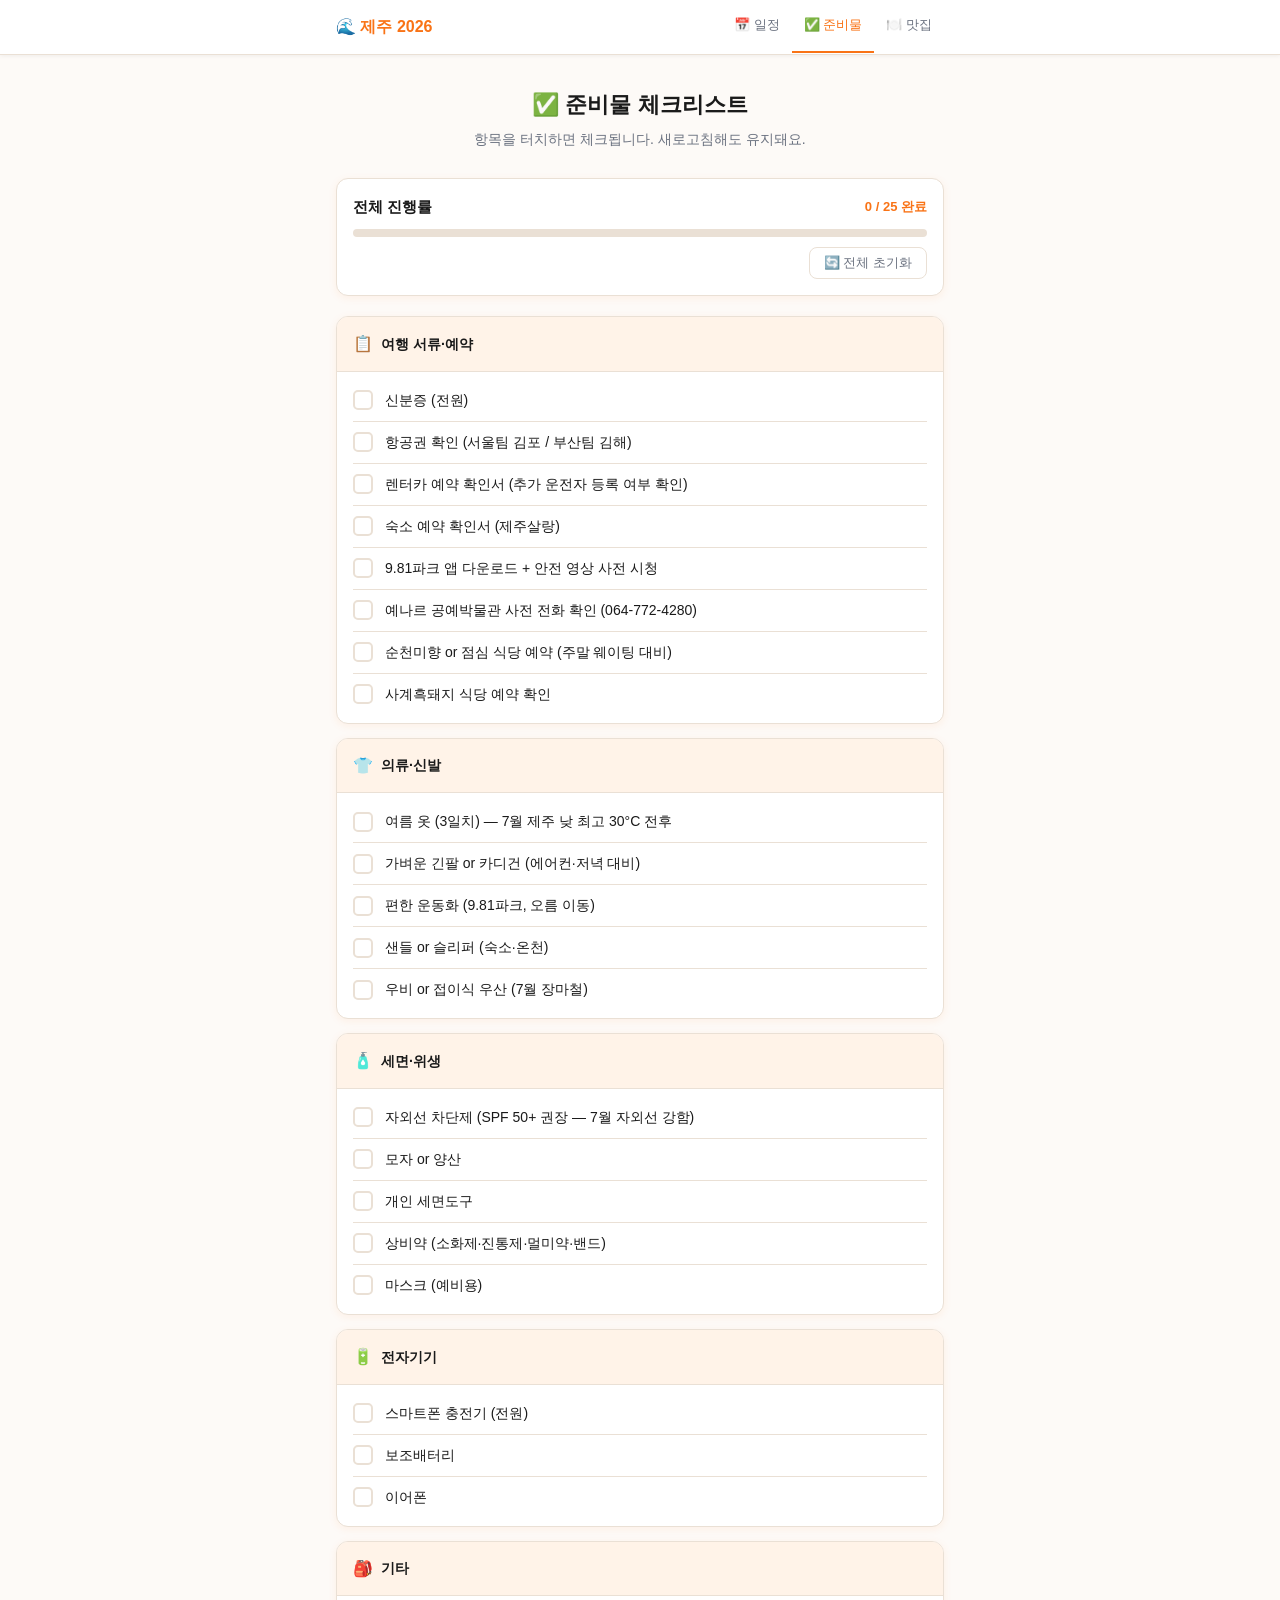
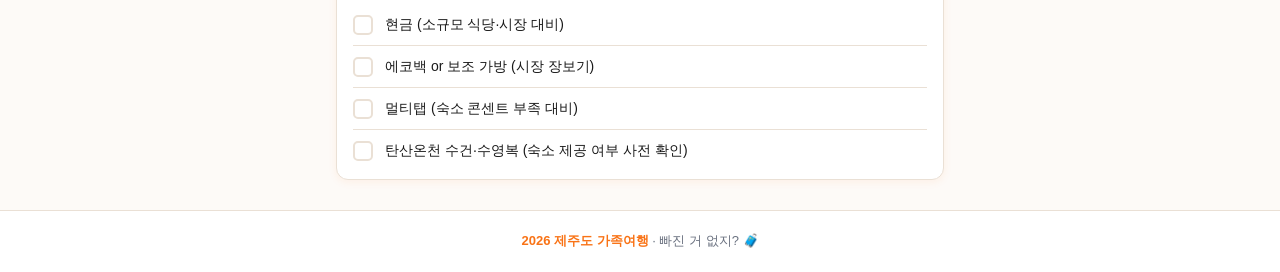
<file: checklist.html>
<!DOCTYPE html>
<html lang="ko">
<head>
  <meta charset="UTF-8" />
  <meta name="viewport" content="width=device-width, initial-scale=1.0" />
  <title>2026 제주 가족여행 — 준비물</title>
  <link rel="stylesheet" href="style.css" />
  <link rel="icon" type="image/svg+xml" href="favicon.svg" />
</head>
<body>

<nav class="nav">
  <div class="nav-inner">
    <div class="nav-brand">🌊 제주 2026</div>
    <div class="nav-links">
      <a href="index.html">📅 일정</a>
      <a href="checklist.html" class="active">✅ 준비물</a>
      <a href="restaurants.html">🍽️ 맛집</a>
    </div>
  </div>
</nav>

<main>
  <div class="page-header">
    <h1>✅ 준비물 체크리스트</h1>
    <p>항목을 터치하면 체크됩니다. 새로고침해도 유지돼요.</p>
  </div>

  <!-- 진행률 -->
  <div class="progress-container">
    <div class="progress-header">
      <span class="progress-title">전체 진행률</span>
      <span class="progress-count" id="progressCount">0 / 0 완료</span>
    </div>
    <div class="progress-bar">
      <div class="progress-fill" id="progressFill" style="width:0%"></div>
    </div>
    <div style="text-align:right; margin-top:10px;">
      <button class="reset-btn" id="resetBtn">🔄 전체 초기화</button>
    </div>
  </div>

  <!-- 1. 여행 서류·예약 -->
  <div class="checklist-section" id="section-docs">
    <div class="checklist-section-header">
      <span class="icon">📋</span> 여행 서류·예약
    </div>
    <div class="checklist-items">
      <label class="checklist-item" data-key="docs-0">
        <input type="checkbox" />
        <div class="custom-checkbox"></div>
        <span class="item-label">신분증 (전원)</span>
      </label>
      <label class="checklist-item" data-key="docs-1">
        <input type="checkbox" />
        <div class="custom-checkbox"></div>
        <span class="item-label">항공권 확인 (서울팀 김포 / 부산팀 김해)</span>
      </label>
      <label class="checklist-item" data-key="docs-2">
        <input type="checkbox" />
        <div class="custom-checkbox"></div>
        <span class="item-label">렌터카 예약 확인서 (추가 운전자 등록 여부 확인)</span>
      </label>
      <label class="checklist-item" data-key="docs-3">
        <input type="checkbox" />
        <div class="custom-checkbox"></div>
        <span class="item-label">숙소 예약 확인서 (제주살랑)</span>
      </label>
      <label class="checklist-item" data-key="docs-4">
        <input type="checkbox" />
        <div class="custom-checkbox"></div>
        <span class="item-label">9.81파크 앱 다운로드 + 안전 영상 사전 시청</span>
      </label>
      <label class="checklist-item" data-key="docs-5">
        <input type="checkbox" />
        <div class="custom-checkbox"></div>
        <span class="item-label">예나르 공예박물관 사전 전화 확인 (064-772-4280)</span>
      </label>
      <label class="checklist-item" data-key="docs-6">
        <input type="checkbox" />
        <div class="custom-checkbox"></div>
        <span class="item-label">순천미향 or 점심 식당 예약 (주말 웨이팅 대비)</span>
      </label>
      <label class="checklist-item" data-key="docs-7">
        <input type="checkbox" />
        <div class="custom-checkbox"></div>
        <span class="item-label">사계흑돼지 식당 예약 확인</span>
      </label>
    </div>
  </div>

  <!-- 2. 의류·신발 -->
  <div class="checklist-section" id="section-clothes">
    <div class="checklist-section-header">
      <span class="icon">👕</span> 의류·신발
    </div>
    <div class="checklist-items">
      <label class="checklist-item" data-key="clothes-0">
        <input type="checkbox" />
        <div class="custom-checkbox"></div>
        <span class="item-label">여름 옷 (3일치) — 7월 제주 낮 최고 30°C 전후</span>
      </label>
      <label class="checklist-item" data-key="clothes-1">
        <input type="checkbox" />
        <div class="custom-checkbox"></div>
        <span class="item-label">가벼운 긴팔 or 카디건 (에어컨·저녁 대비)</span>
      </label>
      <label class="checklist-item" data-key="clothes-2">
        <input type="checkbox" />
        <div class="custom-checkbox"></div>
        <span class="item-label">편한 운동화 (9.81파크, 오름 이동)</span>
      </label>
      <label class="checklist-item" data-key="clothes-3">
        <input type="checkbox" />
        <div class="custom-checkbox"></div>
        <span class="item-label">샌들 or 슬리퍼 (숙소·온천)</span>
      </label>
      <label class="checklist-item" data-key="clothes-4">
        <input type="checkbox" />
        <div class="custom-checkbox"></div>
        <span class="item-label">우비 or 접이식 우산 (7월 장마철)</span>
      </label>
    </div>
  </div>

  <!-- 3. 세면·위생 -->
  <div class="checklist-section" id="section-hygiene">
    <div class="checklist-section-header">
      <span class="icon">🧴</span> 세면·위생
    </div>
    <div class="checklist-items">
      <label class="checklist-item" data-key="hygiene-0">
        <input type="checkbox" />
        <div class="custom-checkbox"></div>
        <span class="item-label">자외선 차단제 (SPF 50+ 권장 — 7월 자외선 강함)</span>
      </label>
      <label class="checklist-item" data-key="hygiene-1">
        <input type="checkbox" />
        <div class="custom-checkbox"></div>
        <span class="item-label">모자 or 양산</span>
      </label>
      <label class="checklist-item" data-key="hygiene-2">
        <input type="checkbox" />
        <div class="custom-checkbox"></div>
        <span class="item-label">개인 세면도구</span>
      </label>
      <label class="checklist-item" data-key="hygiene-3">
        <input type="checkbox" />
        <div class="custom-checkbox"></div>
        <span class="item-label">상비약 (소화제·진통제·멀미약·밴드)</span>
      </label>
      <label class="checklist-item" data-key="hygiene-4">
        <input type="checkbox" />
        <div class="custom-checkbox"></div>
        <span class="item-label">마스크 (예비용)</span>
      </label>
    </div>
  </div>

  <!-- 4. 전자기기 -->
  <div class="checklist-section" id="section-electronics">
    <div class="checklist-section-header">
      <span class="icon">🔋</span> 전자기기
    </div>
    <div class="checklist-items">
      <label class="checklist-item" data-key="electronics-0">
        <input type="checkbox" />
        <div class="custom-checkbox"></div>
        <span class="item-label">스마트폰 충전기 (전원)</span>
      </label>
      <label class="checklist-item" data-key="electronics-1">
        <input type="checkbox" />
        <div class="custom-checkbox"></div>
        <span class="item-label">보조배터리</span>
      </label>
      <label class="checklist-item" data-key="electronics-2">
        <input type="checkbox" />
        <div class="custom-checkbox"></div>
        <span class="item-label">이어폰</span>
      </label>
    </div>
  </div>

  <!-- 5. 기타 -->
  <div class="checklist-section" id="section-etc">
    <div class="checklist-section-header">
      <span class="icon">🎒</span> 기타
    </div>
    <div class="checklist-items">
      <label class="checklist-item" data-key="etc-0">
        <input type="checkbox" />
        <div class="custom-checkbox"></div>
        <span class="item-label">현금 (소규모 식당·시장 대비)</span>
      </label>
      <label class="checklist-item" data-key="etc-1">
        <input type="checkbox" />
        <div class="custom-checkbox"></div>
        <span class="item-label">에코백 or 보조 가방 (시장 장보기)</span>
      </label>
      <label class="checklist-item" data-key="etc-2">
        <input type="checkbox" />
        <div class="custom-checkbox"></div>
        <span class="item-label">멀티탭 (숙소 콘센트 부족 대비)</span>
      </label>
      <label class="checklist-item" data-key="etc-3">
        <input type="checkbox" />
        <div class="custom-checkbox"></div>
        <span class="item-label">탄산온천 수건·수영복 (숙소 제공 여부 사전 확인)</span>
      </label>
    </div>
  </div>
</main>

<footer>
  <span>2026 제주도 가족여행</span> · 빠진 거 없지? 🧳
</footer>

<script>
  const STORAGE_KEY = 'jeju2026_checklist';

  function getState() {
    try { return JSON.parse(localStorage.getItem(STORAGE_KEY)) || {}; } catch { return {}; }
  }

  function saveState(state) {
    localStorage.setItem(STORAGE_KEY, JSON.stringify(state));
  }

  function updateProgress() {
    const items = document.querySelectorAll('.checklist-item');
    const total = items.length;
    const checked = document.querySelectorAll('.custom-checkbox.checked').length;
    document.getElementById('progressCount').textContent = checked + ' / ' + total + ' 완료';
    document.getElementById('progressFill').style.width = (total ? (checked / total * 100) : 0) + '%';
  }

  function applyState() {
    const state = getState();
    document.querySelectorAll('.checklist-item').forEach(item => {
      const key = item.dataset.key;
      const box = item.querySelector('.custom-checkbox');
      const label = item.querySelector('.item-label');
      const input = item.querySelector('input');
      if (state[key]) {
        box.classList.add('checked');
        label.classList.add('checked');
        input.checked = true;
      } else {
        box.classList.remove('checked');
        label.classList.remove('checked');
        input.checked = false;
      }
    });
    updateProgress();
  }

  document.querySelectorAll('.checklist-item').forEach(item => {
    item.addEventListener('click', function(e) {
      e.preventDefault();
      const key = this.dataset.key;
      const state = getState();
      state[key] = !state[key];
      saveState(state);
      applyState();
    });
  });

  document.getElementById('resetBtn').addEventListener('click', function() {
    if (confirm('모든 체크를 초기화할까요?')) {
      localStorage.removeItem(STORAGE_KEY);
      applyState();
    }
  });

  applyState();
</script>

</body>
</html>
</file>
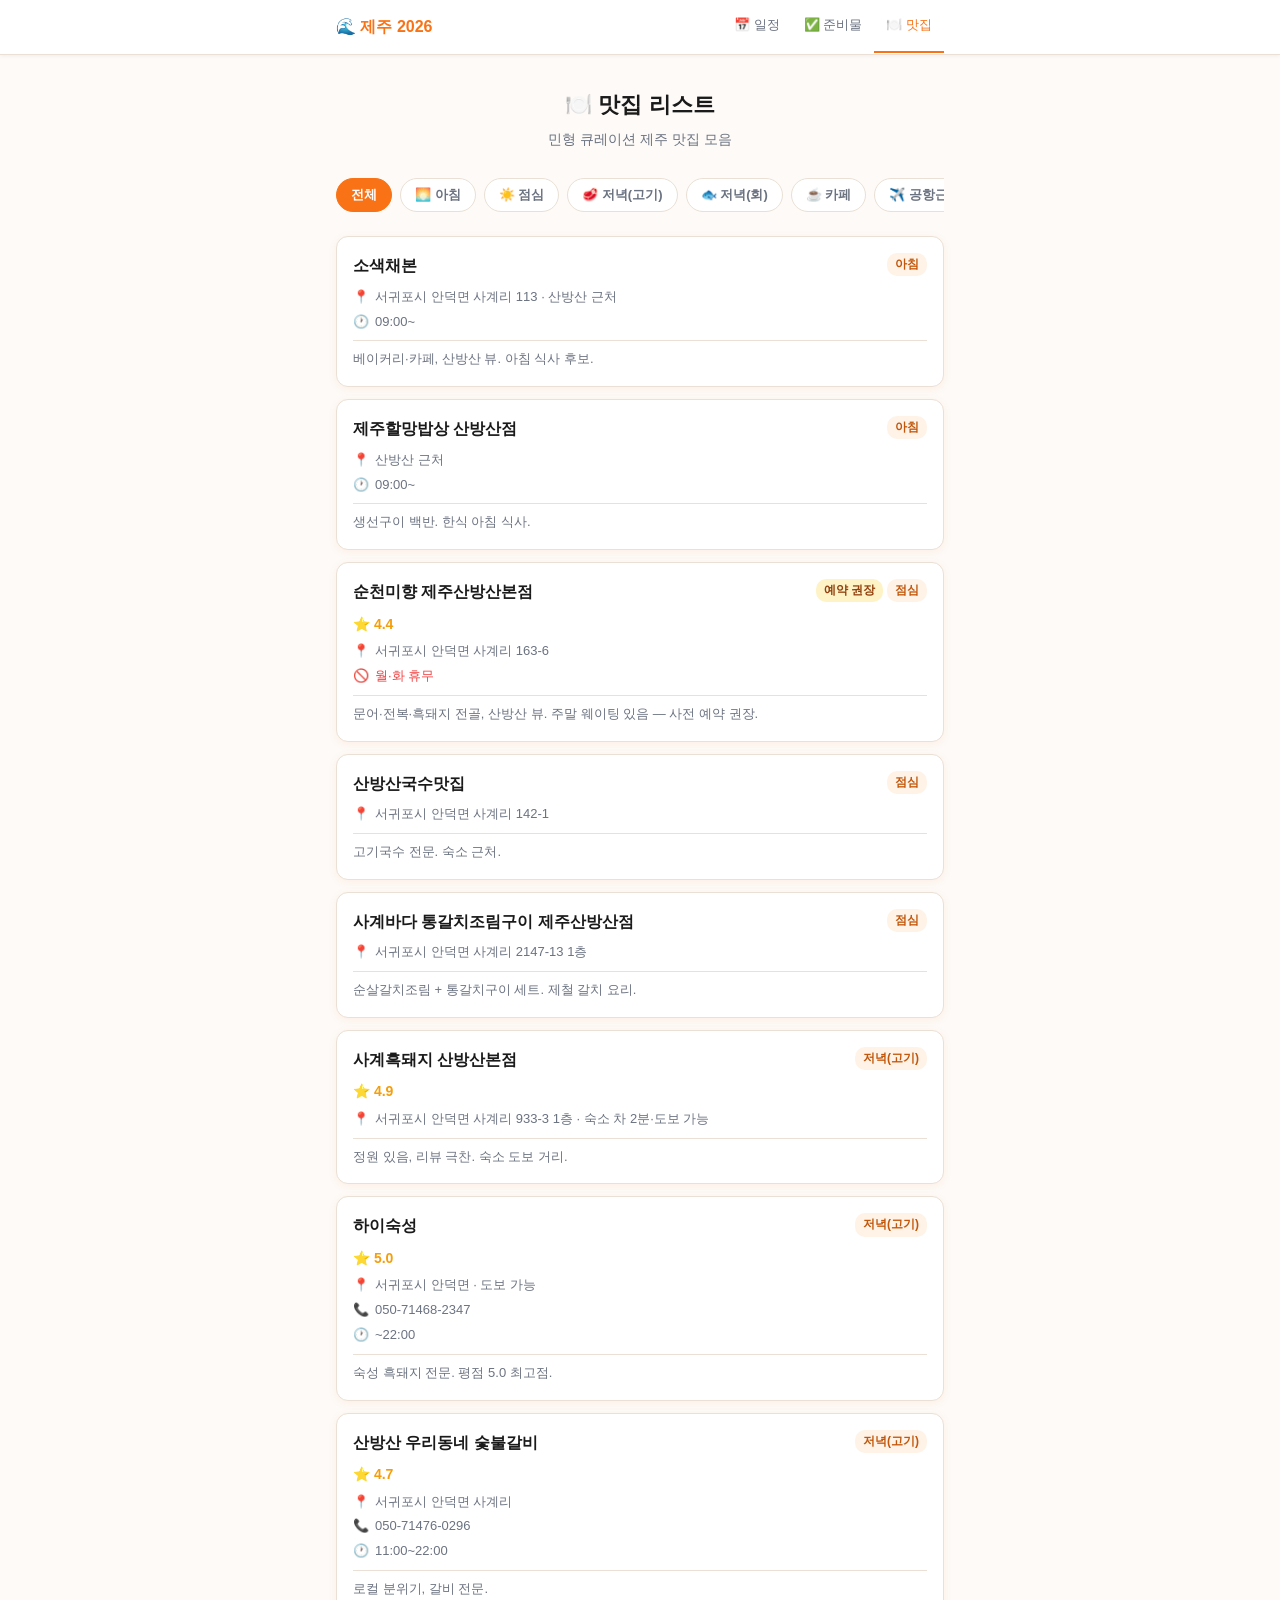
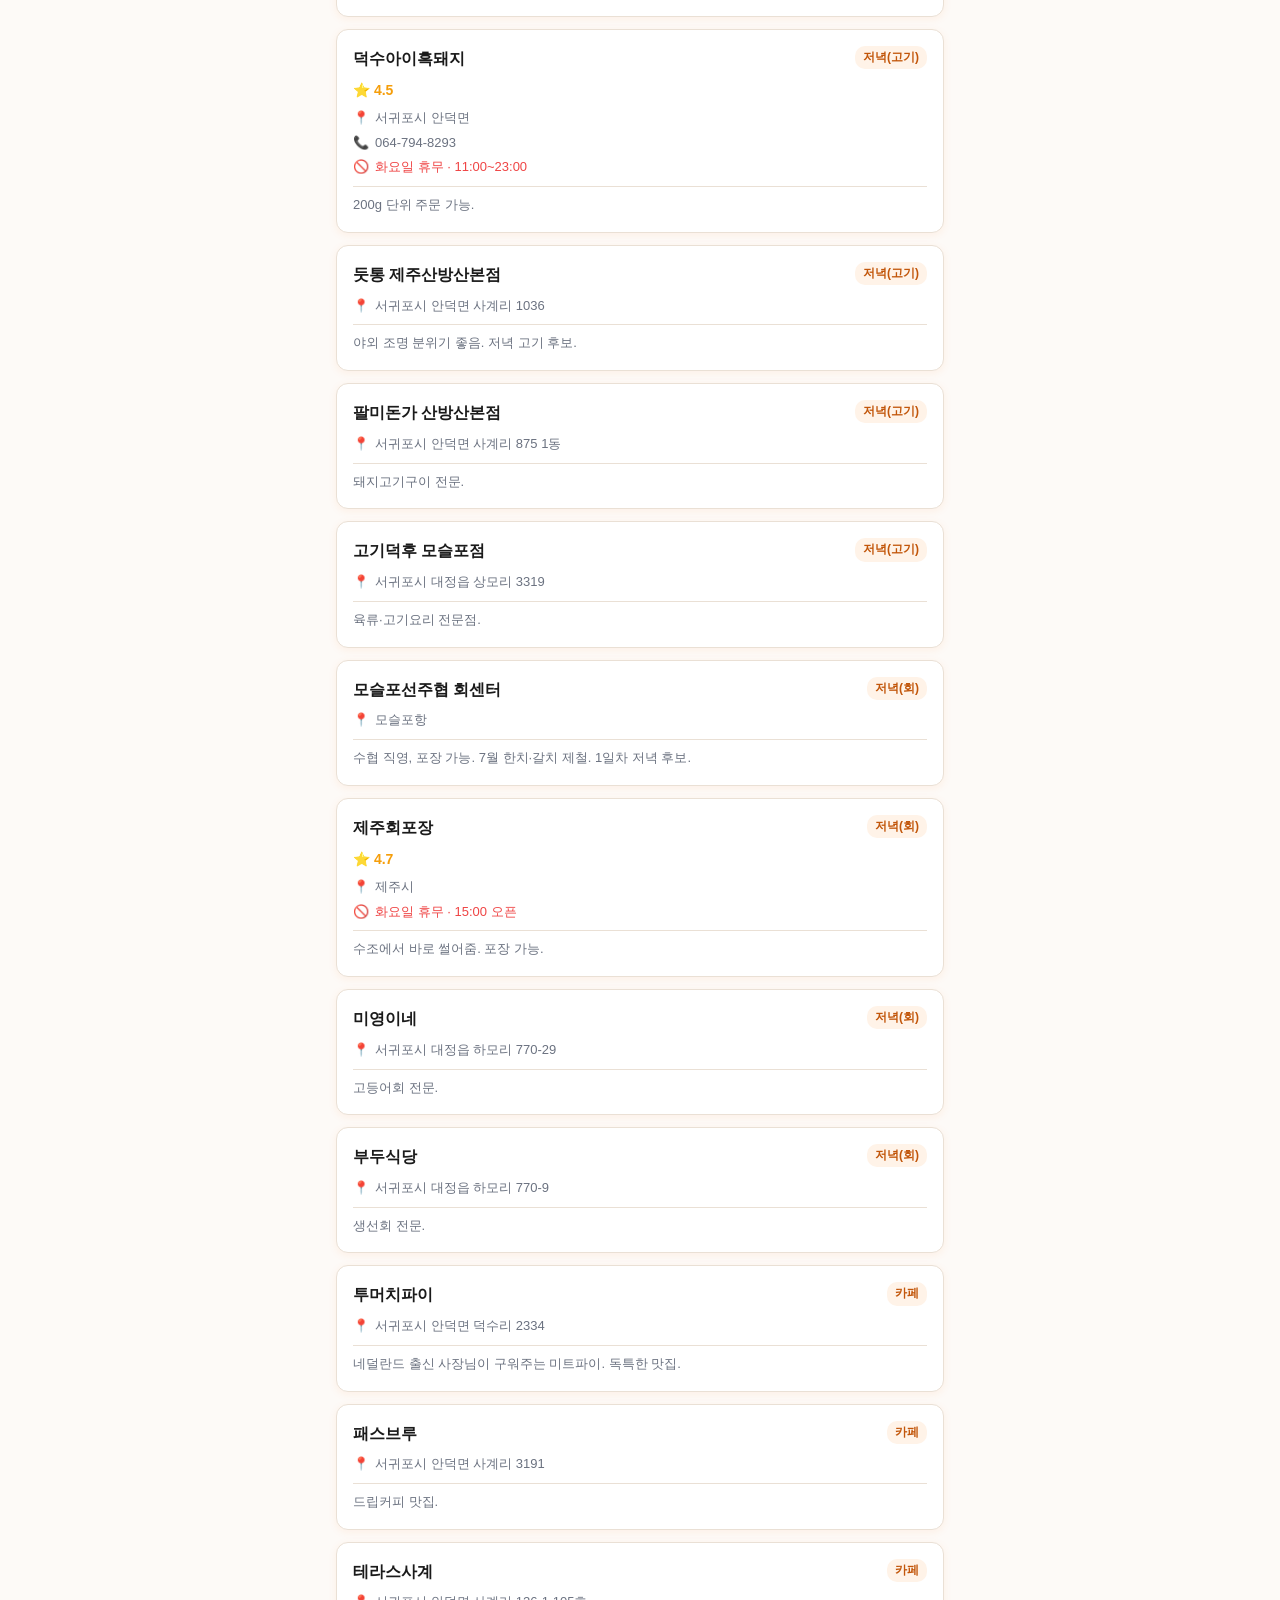
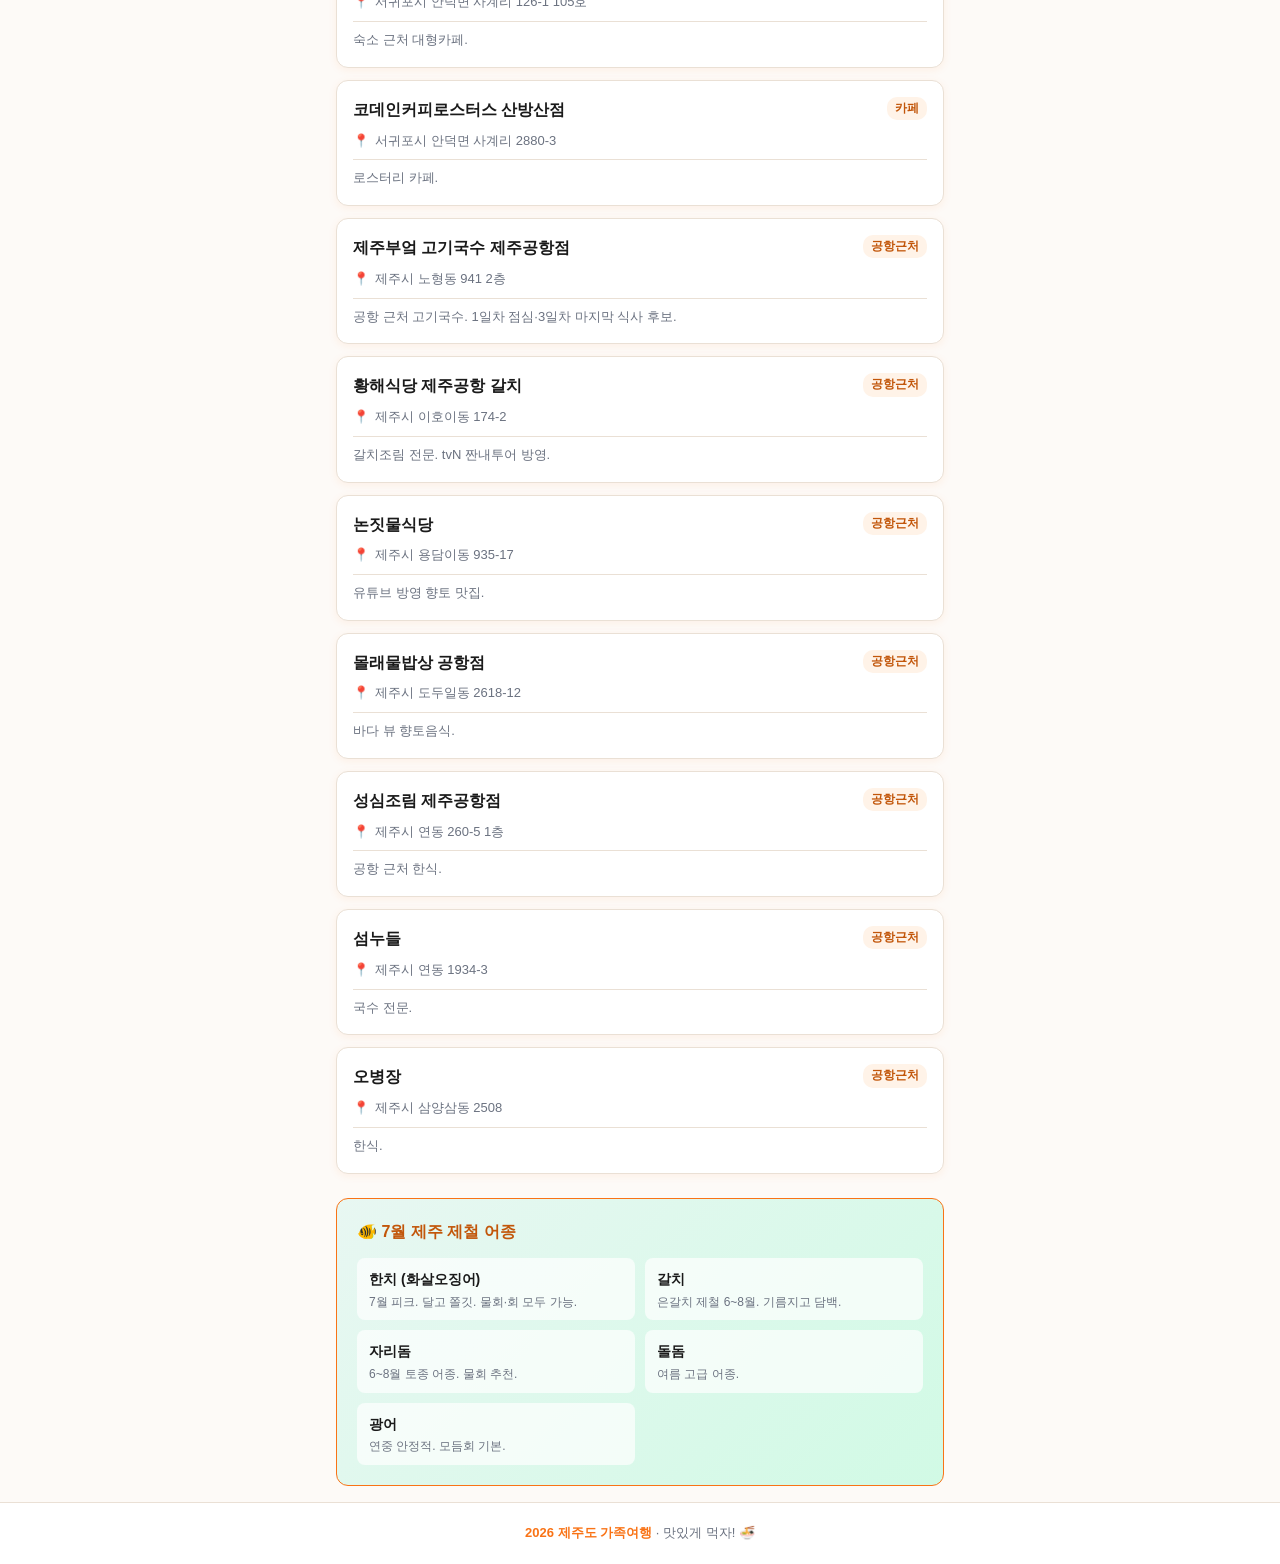
<file: restaurants.html>
<!DOCTYPE html>
<html lang="ko">
<head>
  <meta charset="UTF-8" />
  <meta name="viewport" content="width=device-width, initial-scale=1.0" />
  <title>2026 제주 가족여행 — 맛집</title>
  <link rel="stylesheet" href="style.css" />
  <link rel="icon" type="image/svg+xml" href="favicon.svg" />
</head>
<body>

<nav class="nav">
  <div class="nav-inner">
    <div class="nav-brand">🌊 제주 2026</div>
    <div class="nav-links">
      <a href="index.html">📅 일정</a>
      <a href="checklist.html">✅ 준비물</a>
      <a href="restaurants.html" class="active">🍽️ 맛집</a>
    </div>
  </div>
</nav>

<main>
  <div class="page-header">
    <h1>🍽️ 맛집 리스트</h1>
    <p>민형 큐레이션 제주 맛집 모음</p>
  </div>

  <!-- 필터 탭 -->
  <div class="filter-tabs">
    <button class="tab-btn active" data-filter="all">전체</button>
    <button class="tab-btn" data-filter="morning">🌅 아침</button>
    <button class="tab-btn" data-filter="lunch">☀️ 점심</button>
    <button class="tab-btn" data-filter="dinner-meat">🥩 저녁(고기)</button>
    <button class="tab-btn" data-filter="dinner-seafood">🐟 저녁(회)</button>
    <button class="tab-btn" data-filter="cafe">☕ 카페</button>
    <button class="tab-btn" data-filter="airport">✈️ 공항근처</button>
  </div>

  <!-- 아침 -->
  <div class="restaurant-card" data-category="morning">
    <div class="restaurant-card-header">
      <div class="restaurant-name">소색채본</div>
      <div class="badges">
        <span class="badge badge-category">아침</span>
      </div>
    </div>
    <div class="restaurant-detail">
      <span class="icon">📍</span>
      <span>서귀포시 안덕면 사계리 113 · 산방산 근처</span>
    </div>
    <div class="restaurant-detail">
      <span class="icon">🕐</span>
      <span>09:00~</span>
    </div>
    <div class="restaurant-note">베이커리·카페, 산방산 뷰. 아침 식사 후보.</div>
  </div>

  <div class="restaurant-card" data-category="morning">
    <div class="restaurant-card-header">
      <div class="restaurant-name">제주할망밥상 산방산점</div>
      <div class="badges">
        <span class="badge badge-category">아침</span>
      </div>
    </div>
    <div class="restaurant-detail">
      <span class="icon">📍</span>
      <span>산방산 근처</span>
    </div>
    <div class="restaurant-detail">
      <span class="icon">🕐</span>
      <span>09:00~</span>
    </div>
    <div class="restaurant-note">생선구이 백반. 한식 아침 식사.</div>
  </div>

  <!-- 점심 -->
  <div class="restaurant-card" data-category="lunch">
    <div class="restaurant-card-header">
      <div class="restaurant-name">순천미향 제주산방산본점</div>
      <div class="badges">
        <span class="badge badge-reservation">예약 권장</span>
        <span class="badge badge-category">점심</span>
      </div>
    </div>
    <div class="restaurant-rating">⭐ 4.4</div>
    <div class="restaurant-detail">
      <span class="icon">📍</span>
      <span>서귀포시 안덕면 사계리 163-6</span>
    </div>
    <div class="restaurant-detail closed">
      <span class="icon">🚫</span>
      <span>월·화 휴무</span>
    </div>
    <div class="restaurant-note">문어·전복·흑돼지 전골, 산방산 뷰. 주말 웨이팅 있음 — 사전 예약 권장.</div>
  </div>

  <div class="restaurant-card" data-category="lunch">
    <div class="restaurant-card-header">
      <div class="restaurant-name">산방산국수맛집</div>
      <div class="badges">
        <span class="badge badge-category">점심</span>
      </div>
    </div>
    <div class="restaurant-detail">
      <span class="icon">📍</span>
      <span>서귀포시 안덕면 사계리 142-1</span>
    </div>
    <div class="restaurant-note">고기국수 전문. 숙소 근처.</div>
  </div>

  <div class="restaurant-card" data-category="lunch">
    <div class="restaurant-card-header">
      <div class="restaurant-name">사계바다 통갈치조림구이 제주산방산점</div>
      <div class="badges">
        <span class="badge badge-category">점심</span>
      </div>
    </div>
    <div class="restaurant-detail">
      <span class="icon">📍</span>
      <span>서귀포시 안덕면 사계리 2147-13 1층</span>
    </div>
    <div class="restaurant-note">순살갈치조림 + 통갈치구이 세트. 제철 갈치 요리.</div>
  </div>

  <!-- 저녁 (고기) -->
  <div class="restaurant-card" data-category="dinner-meat">
    <div class="restaurant-card-header">
      <div class="restaurant-name">사계흑돼지 산방산본점</div>
      <div class="badges">
        <span class="badge badge-category">저녁(고기)</span>
      </div>
    </div>
    <div class="restaurant-rating">⭐ 4.9</div>
    <div class="restaurant-detail">
      <span class="icon">📍</span>
      <span>서귀포시 안덕면 사계리 933-3 1층 · 숙소 차 2분·도보 가능</span>
    </div>
    <div class="restaurant-note">정원 있음, 리뷰 극찬. 숙소 도보 거리.</div>
  </div>

  <div class="restaurant-card" data-category="dinner-meat">
    <div class="restaurant-card-header">
      <div class="restaurant-name">하이숙성</div>
      <div class="badges">
        <span class="badge badge-category">저녁(고기)</span>
      </div>
    </div>
    <div class="restaurant-rating">⭐ 5.0</div>
    <div class="restaurant-detail">
      <span class="icon">📍</span>
      <span>서귀포시 안덕면 · 도보 가능</span>
    </div>
    <div class="restaurant-detail">
      <span class="icon">📞</span>
      <span>050-71468-2347</span>
    </div>
    <div class="restaurant-detail">
      <span class="icon">🕐</span>
      <span>~22:00</span>
    </div>
    <div class="restaurant-note">숙성 흑돼지 전문. 평점 5.0 최고점.</div>
  </div>

  <div class="restaurant-card" data-category="dinner-meat">
    <div class="restaurant-card-header">
      <div class="restaurant-name">산방산 우리동네 숯불갈비</div>
      <div class="badges">
        <span class="badge badge-category">저녁(고기)</span>
      </div>
    </div>
    <div class="restaurant-rating">⭐ 4.7</div>
    <div class="restaurant-detail">
      <span class="icon">📍</span>
      <span>서귀포시 안덕면 사계리</span>
    </div>
    <div class="restaurant-detail">
      <span class="icon">📞</span>
      <span>050-71476-0296</span>
    </div>
    <div class="restaurant-detail">
      <span class="icon">🕐</span>
      <span>11:00~22:00</span>
    </div>
    <div class="restaurant-note">로컬 분위기, 갈비 전문.</div>
  </div>

  <div class="restaurant-card" data-category="dinner-meat">
    <div class="restaurant-card-header">
      <div class="restaurant-name">덕수아이흑돼지</div>
      <div class="badges">
        <span class="badge badge-category">저녁(고기)</span>
      </div>
    </div>
    <div class="restaurant-rating">⭐ 4.5</div>
    <div class="restaurant-detail">
      <span class="icon">📍</span>
      <span>서귀포시 안덕면</span>
    </div>
    <div class="restaurant-detail">
      <span class="icon">📞</span>
      <span>064-794-8293</span>
    </div>
    <div class="restaurant-detail closed">
      <span class="icon">🚫</span>
      <span>화요일 휴무 · 11:00~23:00</span>
    </div>
    <div class="restaurant-note">200g 단위 주문 가능.</div>
  </div>

  <div class="restaurant-card" data-category="dinner-meat">
    <div class="restaurant-card-header">
      <div class="restaurant-name">둣통 제주산방산본점</div>
      <div class="badges">
        <span class="badge badge-category">저녁(고기)</span>
      </div>
    </div>
    <div class="restaurant-detail">
      <span class="icon">📍</span>
      <span>서귀포시 안덕면 사계리 1036</span>
    </div>
    <div class="restaurant-note">야외 조명 분위기 좋음. 저녁 고기 후보.</div>
  </div>

  <div class="restaurant-card" data-category="dinner-meat">
    <div class="restaurant-card-header">
      <div class="restaurant-name">팔미돈가 산방산본점</div>
      <div class="badges">
        <span class="badge badge-category">저녁(고기)</span>
      </div>
    </div>
    <div class="restaurant-detail">
      <span class="icon">📍</span>
      <span>서귀포시 안덕면 사계리 875 1동</span>
    </div>
    <div class="restaurant-note">돼지고기구이 전문.</div>
  </div>

  <div class="restaurant-card" data-category="dinner-meat">
    <div class="restaurant-card-header">
      <div class="restaurant-name">고기덕후 모슬포점</div>
      <div class="badges">
        <span class="badge badge-category">저녁(고기)</span>
      </div>
    </div>
    <div class="restaurant-detail">
      <span class="icon">📍</span>
      <span>서귀포시 대정읍 상모리 3319</span>
    </div>
    <div class="restaurant-note">육류·고기요리 전문점.</div>
  </div>

  <!-- 저녁 (회) -->
  <div class="restaurant-card" data-category="dinner-seafood">
    <div class="restaurant-card-header">
      <div class="restaurant-name">모슬포선주협 회센터</div>
      <div class="badges">
        <span class="badge badge-category">저녁(회)</span>
      </div>
    </div>
    <div class="restaurant-detail">
      <span class="icon">📍</span>
      <span>모슬포항</span>
    </div>
    <div class="restaurant-note">수협 직영, 포장 가능. 7월 한치·갈치 제철. 1일차 저녁 후보.</div>
  </div>

  <div class="restaurant-card" data-category="dinner-seafood">
    <div class="restaurant-card-header">
      <div class="restaurant-name">제주회포장</div>
      <div class="badges">
        <span class="badge badge-category">저녁(회)</span>
      </div>
    </div>
    <div class="restaurant-rating">⭐ 4.7</div>
    <div class="restaurant-detail">
      <span class="icon">📍</span>
      <span>제주시</span>
    </div>
    <div class="restaurant-detail closed">
      <span class="icon">🚫</span>
      <span>화요일 휴무 · 15:00 오픈</span>
    </div>
    <div class="restaurant-note">수조에서 바로 썰어줌. 포장 가능.</div>
  </div>

  <div class="restaurant-card" data-category="dinner-seafood">
    <div class="restaurant-card-header">
      <div class="restaurant-name">미영이네</div>
      <div class="badges">
        <span class="badge badge-category">저녁(회)</span>
      </div>
    </div>
    <div class="restaurant-detail">
      <span class="icon">📍</span>
      <span>서귀포시 대정읍 하모리 770-29</span>
    </div>
    <div class="restaurant-note">고등어회 전문.</div>
  </div>

  <div class="restaurant-card" data-category="dinner-seafood">
    <div class="restaurant-card-header">
      <div class="restaurant-name">부두식당</div>
      <div class="badges">
        <span class="badge badge-category">저녁(회)</span>
      </div>
    </div>
    <div class="restaurant-detail">
      <span class="icon">📍</span>
      <span>서귀포시 대정읍 하모리 770-9</span>
    </div>
    <div class="restaurant-note">생선회 전문.</div>
  </div>

  <!-- 카페·디저트 -->
  <div class="restaurant-card" data-category="cafe">
    <div class="restaurant-card-header">
      <div class="restaurant-name">투머치파이</div>
      <div class="badges">
        <span class="badge badge-category">카페</span>
      </div>
    </div>
    <div class="restaurant-detail">
      <span class="icon">📍</span>
      <span>서귀포시 안덕면 덕수리 2334</span>
    </div>
    <div class="restaurant-note">네덜란드 출신 사장님이 구워주는 미트파이. 독특한 맛집.</div>
  </div>

  <div class="restaurant-card" data-category="cafe">
    <div class="restaurant-card-header">
      <div class="restaurant-name">패스브루</div>
      <div class="badges">
        <span class="badge badge-category">카페</span>
      </div>
    </div>
    <div class="restaurant-detail">
      <span class="icon">📍</span>
      <span>서귀포시 안덕면 사계리 3191</span>
    </div>
    <div class="restaurant-note">드립커피 맛집.</div>
  </div>

  <div class="restaurant-card" data-category="cafe">
    <div class="restaurant-card-header">
      <div class="restaurant-name">테라스사계</div>
      <div class="badges">
        <span class="badge badge-category">카페</span>
      </div>
    </div>
    <div class="restaurant-detail">
      <span class="icon">📍</span>
      <span>서귀포시 안덕면 사계리 126-1 105호</span>
    </div>
    <div class="restaurant-note">숙소 근처 대형카페.</div>
  </div>

  <div class="restaurant-card" data-category="cafe">
    <div class="restaurant-card-header">
      <div class="restaurant-name">코데인커피로스터스 산방산점</div>
      <div class="badges">
        <span class="badge badge-category">카페</span>
      </div>
    </div>
    <div class="restaurant-detail">
      <span class="icon">📍</span>
      <span>서귀포시 안덕면 사계리 2880-3</span>
    </div>
    <div class="restaurant-note">로스터리 카페.</div>
  </div>

  <!-- 공항 근처 -->
  <div class="restaurant-card" data-category="airport">
    <div class="restaurant-card-header">
      <div class="restaurant-name">제주부엌 고기국수 제주공항점</div>
      <div class="badges">
        <span class="badge badge-category">공항근처</span>
      </div>
    </div>
    <div class="restaurant-detail">
      <span class="icon">📍</span>
      <span>제주시 노형동 941 2층</span>
    </div>
    <div class="restaurant-note">공항 근처 고기국수. 1일차 점심·3일차 마지막 식사 후보.</div>
  </div>

  <div class="restaurant-card" data-category="airport">
    <div class="restaurant-card-header">
      <div class="restaurant-name">황해식당 제주공항 갈치</div>
      <div class="badges">
        <span class="badge badge-category">공항근처</span>
      </div>
    </div>
    <div class="restaurant-detail">
      <span class="icon">📍</span>
      <span>제주시 이호이동 174-2</span>
    </div>
    <div class="restaurant-note">갈치조림 전문. tvN 짠내투어 방영.</div>
  </div>

  <div class="restaurant-card" data-category="airport">
    <div class="restaurant-card-header">
      <div class="restaurant-name">논짓물식당</div>
      <div class="badges">
        <span class="badge badge-category">공항근처</span>
      </div>
    </div>
    <div class="restaurant-detail">
      <span class="icon">📍</span>
      <span>제주시 용담이동 935-17</span>
    </div>
    <div class="restaurant-note">유튜브 방영 향토 맛집.</div>
  </div>

  <div class="restaurant-card" data-category="airport">
    <div class="restaurant-card-header">
      <div class="restaurant-name">몰래물밥상 공항점</div>
      <div class="badges">
        <span class="badge badge-category">공항근처</span>
      </div>
    </div>
    <div class="restaurant-detail">
      <span class="icon">📍</span>
      <span>제주시 도두일동 2618-12</span>
    </div>
    <div class="restaurant-note">바다 뷰 향토음식.</div>
  </div>

  <div class="restaurant-card" data-category="airport">
    <div class="restaurant-card-header">
      <div class="restaurant-name">성심조림 제주공항점</div>
      <div class="badges">
        <span class="badge badge-category">공항근처</span>
      </div>
    </div>
    <div class="restaurant-detail">
      <span class="icon">📍</span>
      <span>제주시 연동 260-5 1층</span>
    </div>
    <div class="restaurant-note">공항 근처 한식.</div>
  </div>

  <div class="restaurant-card" data-category="airport">
    <div class="restaurant-card-header">
      <div class="restaurant-name">섬누들</div>
      <div class="badges">
        <span class="badge badge-category">공항근처</span>
      </div>
    </div>
    <div class="restaurant-detail">
      <span class="icon">📍</span>
      <span>제주시 연동 1934-3</span>
    </div>
    <div class="restaurant-note">국수 전문.</div>
  </div>

  <div class="restaurant-card" data-category="airport">
    <div class="restaurant-card-header">
      <div class="restaurant-name">오병장</div>
      <div class="badges">
        <span class="badge badge-category">공항근처</span>
      </div>
    </div>
    <div class="restaurant-detail">
      <span class="icon">📍</span>
      <span>제주시 삼양삼동 2508</span>
    </div>
    <div class="restaurant-note">한식.</div>
  </div>

  <!-- 7월 제철 어종 -->
  <div class="seasonal-card">
    <div class="seasonal-title">🐠 7월 제주 제철 어종</div>
    <div class="fish-grid">
      <div class="fish-item">
        <div class="fish-name">한치 (화살오징어)</div>
        <div class="fish-desc">7월 피크. 달고 쫄깃. 물회·회 모두 가능.</div>
      </div>
      <div class="fish-item">
        <div class="fish-name">갈치</div>
        <div class="fish-desc">은갈치 제철 6~8월. 기름지고 담백.</div>
      </div>
      <div class="fish-item">
        <div class="fish-name">자리돔</div>
        <div class="fish-desc">6~8월 토종 어종. 물회 추천.</div>
      </div>
      <div class="fish-item">
        <div class="fish-name">돌돔</div>
        <div class="fish-desc">여름 고급 어종.</div>
      </div>
      <div class="fish-item">
        <div class="fish-name">광어</div>
        <div class="fish-desc">연중 안정적. 모듬회 기본.</div>
      </div>
    </div>
  </div>
</main>

<footer>
  <span>2026 제주도 가족여행</span> · 맛있게 먹자! 🍜
</footer>

<script>
  const tabs = document.querySelectorAll('.tab-btn');
  const cards = document.querySelectorAll('.restaurant-card');

  tabs.forEach(tab => {
    tab.addEventListener('click', function() {
      tabs.forEach(t => t.classList.remove('active'));
      this.classList.add('active');

      const filter = this.dataset.filter;
      cards.forEach(card => {
        if (filter === 'all' || card.dataset.category === filter) {
          card.style.display = '';
        } else {
          card.style.display = 'none';
        }
      });
    });
  });
</script>

</body>
</html>
</file>
<file: style.css>
:root {
  --primary: #F97316;
  --primary-light: #FFF3E8;
  --primary-dark: #C2560A;
  --bg: #FDFAF7;
  --text: #1A1A1A;
  --text-muted: #6B7280;
  --border: #EAE0D5;
  --warning-bg: #FFF8E6;
  --warning-border: #F5A623;
  --optional-bg: #FFF8F2;
  --card-bg: #FFFFFF;
  --shadow: 0 2px 8px rgba(249, 115, 22, 0.08);
  --radius: 12px;
  --font: -apple-system, 'Apple SD Gothic Neo', 'Pretendard', 'Noto Sans KR', sans-serif;
  --nav-h: 50px;
}

* {
  box-sizing: border-box;
  margin: 0;
  padding: 0;
}

html { scroll-behavior: smooth; }

body {
  font-family: var(--font);
  background: var(--bg);
  color: var(--text);
  font-size: 15px;
  line-height: 1.6;
  min-height: 100vh;
  display: flex;
  flex-direction: column;
}

/* ─── Navigation ─── */
.nav {
  background: #fff;
  border-bottom: 1px solid var(--border);
  position: sticky;
  top: 0;
  z-index: 100;
  box-shadow: 0 1px 4px rgba(0,0,0,0.06);
}

.nav-inner {
  max-width: 640px;
  margin: 0 auto;
  display: flex;
  align-items: center;
  padding: 0 16px;
}

.nav-brand {
  font-weight: 700;
  color: var(--primary);
  font-size: 16px;
  padding: 14px 0;
  margin-right: auto;
  white-space: nowrap;
}

.nav-links {
  display: flex;
  gap: 0;
}

.nav-links a {
  text-decoration: none;
  color: var(--text-muted);
  font-size: 13px;
  font-weight: 500;
  padding: 15px 12px;
  transition: color 0.2s;
  white-space: nowrap;
}

.nav-links a:hover,
.nav-links a.active {
  color: var(--primary);
}

.nav-links a.active {
  border-bottom: 2px solid var(--primary);
}

/* ─── Main Layout ─── */
main {
  flex: 1;
  max-width: 640px;
  margin: 0 auto;
  padding: 0px 16px 16px 16px;
  width: 100%;
}

/* ─── Page Header ─── */
.page-header {
  text-align: center;
  margin-top: 32px;
  margin-bottom: 28px;
}

.page-header h1 {
  font-size: 22px;
  font-weight: 700;
  color: var(--text);
  margin-bottom: 6px;
}

.page-header p {
  color: var(--text-muted);
  font-size: 14px;
}

/* ─── Cards ─── */
.card {
  background: var(--card-bg);
  border: 1px solid var(--border);
  border-radius: var(--radius);
  padding: 16px;
  box-shadow: var(--shadow);
}

/* ─── Section Heading Row ─── */

.section-heading-row:first-child { margin-top: 0; }

.section-heading-icon { font-size: 16px; }

.section-heading-text {
  font-size: 18px;
  font-weight: 800;
  color: var(--text);
  letter-spacing: -0.01em;
}

.section-heading-sub {
  font-size: 12px;
  color: var(--text-muted);
  margin-left: 2px;
}

/* ─── Day Tabs ─── */
.day-tabs {
  display: grid;
  grid-template-columns: 1fr 1fr 1fr;
  gap: 8px;
  margin: 0 -16px;
  padding: 16px 16px;
  margin-bottom: 20px;
  position: sticky;
  top: var(--nav-h);
  z-index: 90;
  background: var(--bg);
  border-bottom: 1px solid transparent;
  box-shadow: none;
  transition: box-shadow 0.25s, border-color 0.25s;
}

.day-tabs.is-sticky {
  border-bottom-color: var(--border);
  box-shadow: 0 3px 10px rgba(0,0,0,0.07);
}

.day-tab-btn {
  background: var(--card-bg);
  border: 1px solid var(--border);
  border-radius: var(--radius);
  padding: 12px 8px;
  cursor: pointer;
  font-family: var(--font);
  display: flex;
  flex-direction: column;
  align-items: center;
  gap: 4px;
  transition: all 0.2s;
}

.day-tab-btn:hover {
  border-color: var(--primary);
}

.day-tab-btn.active {
  background: var(--primary);
  border-color: var(--primary);
}

.day-tab-num {
  font-size: 15px;
  font-weight: 800;
  color: var(--text-muted);
  transition: color 0.2s;
}

.day-tab-sub {
  font-size: 12px;
  color: var(--text-muted);
  transition: color 0.2s;
}

.day-tab-btn.active .day-tab-num,
.day-tab-btn.active .day-tab-sub {
  color: #fff;
}

/* ─── Day Section ─── */
.day-section { margin-bottom: 36px; }

.day-header {
  display: flex;
  align-items: center;
  gap: 12px;
  margin-top: 16px;
  margin-bottom: 16px;
}

.day-badge {
  background: var(--primary);
  color: #fff;
  font-weight: 700;
  font-size: 13px;
  padding: 4px 12px;
  border-radius: 20px;
  white-space: nowrap;
}

.day-title {
  font-size: 16px;
  font-weight: 700;
  color: var(--text);
}

.day-date {
  font-size: 13px;
  color: var(--text-muted);
  margin-left: auto;
}

/* ─── Timeline ─── */
.timeline {
  position: relative;
  padding-left: 20px;
}

.timeline::before {
  content: '';
  position: absolute;
  left: 7px;
  top: 8px;
  bottom: 8px;
  width: 2px;
  background: var(--border);
  border-radius: 2px;
}

.timeline-item {
  position: relative;
  margin-bottom: 12px;
}

.timeline-item::before {
  content: '';
  position: absolute;
  left: -16px;
  top: 16px;
  width: 8px;
  height: 8px;
  border-radius: 50%;
  background: var(--primary);
  border: 2px solid #fff;
  box-shadow: 0 0 0 2px var(--primary);
}

.event-card {
  background: var(--card-bg);
  border: 1px solid var(--border);
  border-radius: var(--radius);
  padding: 14px 16px;
  box-shadow: var(--shadow);
}

.event-card.optional {
  border: 2px dashed var(--primary);
  background: var(--optional-bg);
}

.event-card-header {
  display: flex;
  align-items: flex-start;
  gap: 10px;
  margin-bottom: 6px;
}

.event-time {
  font-size: 12px;
  color: var(--primary-dark);
  font-weight: 700;
  background: var(--primary-light);
  padding: 2px 8px;
  border-radius: 6px;
  white-space: nowrap;
  flex-shrink: 0;
}

.event-name {
  font-size: 15px;
  font-weight: 700;
  color: var(--text);
  flex: 1;
}

.badge {
  font-size: 12px;
  font-weight: 700;
  padding: 2px 8px;
  border-radius: 10px;
  white-space: nowrap;
  flex-shrink: 0;
}

.badge-optional {
  background: #D1FAE5;
  color: #065F46;
}

.badge-reservation {
  background: #FEF3C7;
  color: #92400E;
}

.badge-closed {
  background: #FEE2E2;
  color: #991B1B;
}

.badge-category {
  background: var(--primary-light);
  color: var(--primary-dark);
}

.event-desc {
  font-size: 14px;
  color: var(--text-muted);
  margin-bottom: 8px;
}

.warning-box {
  background: var(--warning-bg);
  border-left: 3px solid var(--warning-border);
  border-radius: 0 6px 6px 0;
  padding: 8px 12px;
  font-size: 13px;
  color: #7C4700;
  margin-top: 8px;
}

.event-link {
  display: inline-flex;
  align-items: center;
  gap: 4px;
  font-size: 13px;
  color: var(--primary);
  text-decoration: none;
  margin-top: 8px;
  font-weight: 500;
}

.event-link:hover { text-decoration: underline; }

/* ─── Flight Info ─── */
.flight-grid {
  display: grid;
  grid-template-columns: 1fr 1fr;
  gap: 10px;
  margin-bottom: 16px;
}

.flight-card {
  background: var(--card-bg);
  border: 1px solid var(--border);
  border-radius: var(--radius);
  padding: 14px;
  text-align: center;
  box-shadow: var(--shadow);
}

.flight-card .team {
  font-size: 12px;
  font-weight: 700;
  color: var(--primary);
  margin-bottom: 6px;
}

.flight-card .route {
  font-size: 13px;
  font-weight: 600;
  color: var(--text);
  margin-bottom: 4px;
}

.flight-card .time {
  font-size: 12px;
  color: var(--text-muted);
}

.section-label {
  font-size: 12px;
  font-weight: 700;
  color: var(--text-muted);
  text-transform: uppercase;
  letter-spacing: 0.06em;
  margin-bottom: 10px;
}

/* ─── Checklist ─── */
.progress-container {
  background: var(--card-bg);
  border: 1px solid var(--border);
  border-radius: var(--radius);
  padding: 16px;
  margin-bottom: 20px;
  box-shadow: var(--shadow);
}

.progress-header {
  display: flex;
  justify-content: space-between;
  align-items: center;
  margin-bottom: 10px;
}

.progress-title {
  font-size: 15px;
  font-weight: 700;
}

.progress-count {
  font-size: 13px;
  color: var(--primary);
  font-weight: 700;
}

.progress-bar {
  height: 8px;
  background: var(--border);
  border-radius: 4px;
  overflow: hidden;
}

.progress-fill {
  height: 100%;
  background: linear-gradient(90deg, var(--primary), #FFB347);
  border-radius: 4px;
  transition: width 0.4s ease;
}

.reset-btn {
  background: none;
  border: 1px solid var(--border);
  color: var(--text-muted);
  font-size: 13px;
  font-family: var(--font);
  padding: 6px 14px;
  border-radius: 8px;
  cursor: pointer;
  transition: all 0.2s;
}

.reset-btn:hover {
  border-color: var(--primary);
  color: var(--primary);
}

.checklist-section {
  background: var(--card-bg);
  border: 1px solid var(--border);
  border-radius: var(--radius);
  margin-bottom: 14px;
  box-shadow: var(--shadow);
  overflow: hidden;
}

.checklist-section-header {
  padding: 14px 16px;
  font-size: 14px;
  font-weight: 700;
  color: var(--text);
  border-bottom: 1px solid var(--border);
  background: var(--primary-light);
  display: flex;
  align-items: center;
  gap: 8px;
}

.checklist-section-header .icon { font-size: 16px; }

.checklist-items { padding: 8px 16px; }

.checklist-item {
  display: flex;
  align-items: center;
  gap: 12px;
  padding: 10px 0;
  border-bottom: 1px solid var(--border);
  cursor: pointer;
}

.checklist-item:last-child { border-bottom: none; }

.custom-checkbox {
  width: 20px;
  height: 20px;
  border: 2px solid var(--border);
  border-radius: 5px;
  flex-shrink: 0;
  display: flex;
  align-items: center;
  justify-content: center;
  transition: all 0.2s;
  background: #fff;
}

.custom-checkbox.checked {
  background: var(--primary);
  border-color: var(--primary);
}

.custom-checkbox.checked::after {
  content: '✓';
  color: #fff;
  font-size: 12px;
  font-weight: 700;
}

.checklist-item input[type="checkbox"] { display: none; }

.item-label {
  font-size: 14px;
  color: var(--text);
  flex: 1;
  line-height: 1.5;
  transition: all 0.2s;
}

.item-label.checked {
  text-decoration: line-through;
  color: #9CA3AF;
}

/* ─── Restaurants ─── */
.filter-tabs {
  display: flex;
  gap: 8px;
  margin-bottom: 20px;
  overflow-x: auto;
  padding-bottom: 4px;
  -webkit-overflow-scrolling: touch;
}

.filter-tabs::-webkit-scrollbar { display: none; }

.tab-btn {
  background: var(--card-bg);
  border: 1px solid var(--border);
  color: var(--text-muted);
  font-size: 13px;
  font-weight: 600;
  font-family: var(--font);
  padding: 7px 14px;
  border-radius: 20px;
  cursor: pointer;
  white-space: nowrap;
  transition: all 0.2s;
}

.tab-btn:hover { border-color: var(--primary); color: var(--primary); }

.tab-btn.active {
  background: var(--primary);
  border-color: var(--primary);
  color: #fff;
}

.restaurant-card {
  background: var(--card-bg);
  border: 1px solid var(--border);
  border-radius: var(--radius);
  padding: 16px;
  margin-bottom: 12px;
  box-shadow: var(--shadow);
}

.restaurant-card-header {
  display: flex;
  align-items: flex-start;
  justify-content: space-between;
  margin-bottom: 8px;
  gap: 8px;
}

.restaurant-name {
  font-size: 16px;
  font-weight: 700;
  color: var(--text);
  flex: 1;
}

.badges { display: flex; gap: 4px; flex-wrap: wrap; justify-content: flex-end; }

.restaurant-rating {
  font-size: 14px;
  color: #F59E0B;
  font-weight: 600;
  margin-bottom: 6px;
}

.restaurant-detail {
  font-size: 13px;
  color: var(--text-muted);
  display: flex;
  align-items: flex-start;
  gap: 6px;
  margin-bottom: 4px;
}

.restaurant-detail .icon { flex-shrink: 0; }

.restaurant-detail.closed { color: #EF4444; }

.restaurant-note {
  font-size: 13px;
  color: var(--text-muted);
  margin-top: 8px;
  padding-top: 8px;
  border-top: 1px solid var(--border);
}

.seasonal-card {
  background: linear-gradient(135deg, #E8F7F2, #D1FAE5);
  border: 1px solid var(--primary);
  border-radius: var(--radius);
  padding: 20px;
  margin-top: 24px;
}

.seasonal-title {
  font-size: 16px;
  font-weight: 700;
  color: var(--primary-dark);
  margin-bottom: 14px;
}

.fish-grid {
  display: grid;
  grid-template-columns: 1fr 1fr;
  gap: 10px;
}

.fish-item {
  background: rgba(255,255,255,0.7);
  border-radius: 8px;
  padding: 10px 12px;
}

.fish-name {
  font-size: 14px;
  font-weight: 700;
  color: var(--text);
  margin-bottom: 3px;
}

.fish-desc {
  font-size: 12px;
  color: var(--text-muted);
  line-height: 1.4;
}

/* ─── Footer ─── */
footer {
  background: #fff;
  border-top: 1px solid var(--border);
  text-align: center;
  padding: 20px 16px;
  font-size: 13px;
  color: var(--text-muted);
}

footer span { color: var(--primary); font-weight: 600; }

/* ─── Responsive ─── */
@media (max-width: 360px) {
  .summary-grid { grid-template-columns: 1fr; }
  .flight-grid { grid-template-columns: 1fr; }
  .fish-grid { grid-template-columns: 1fr; }
  .nav-brand { display: none; }
}
</file>
